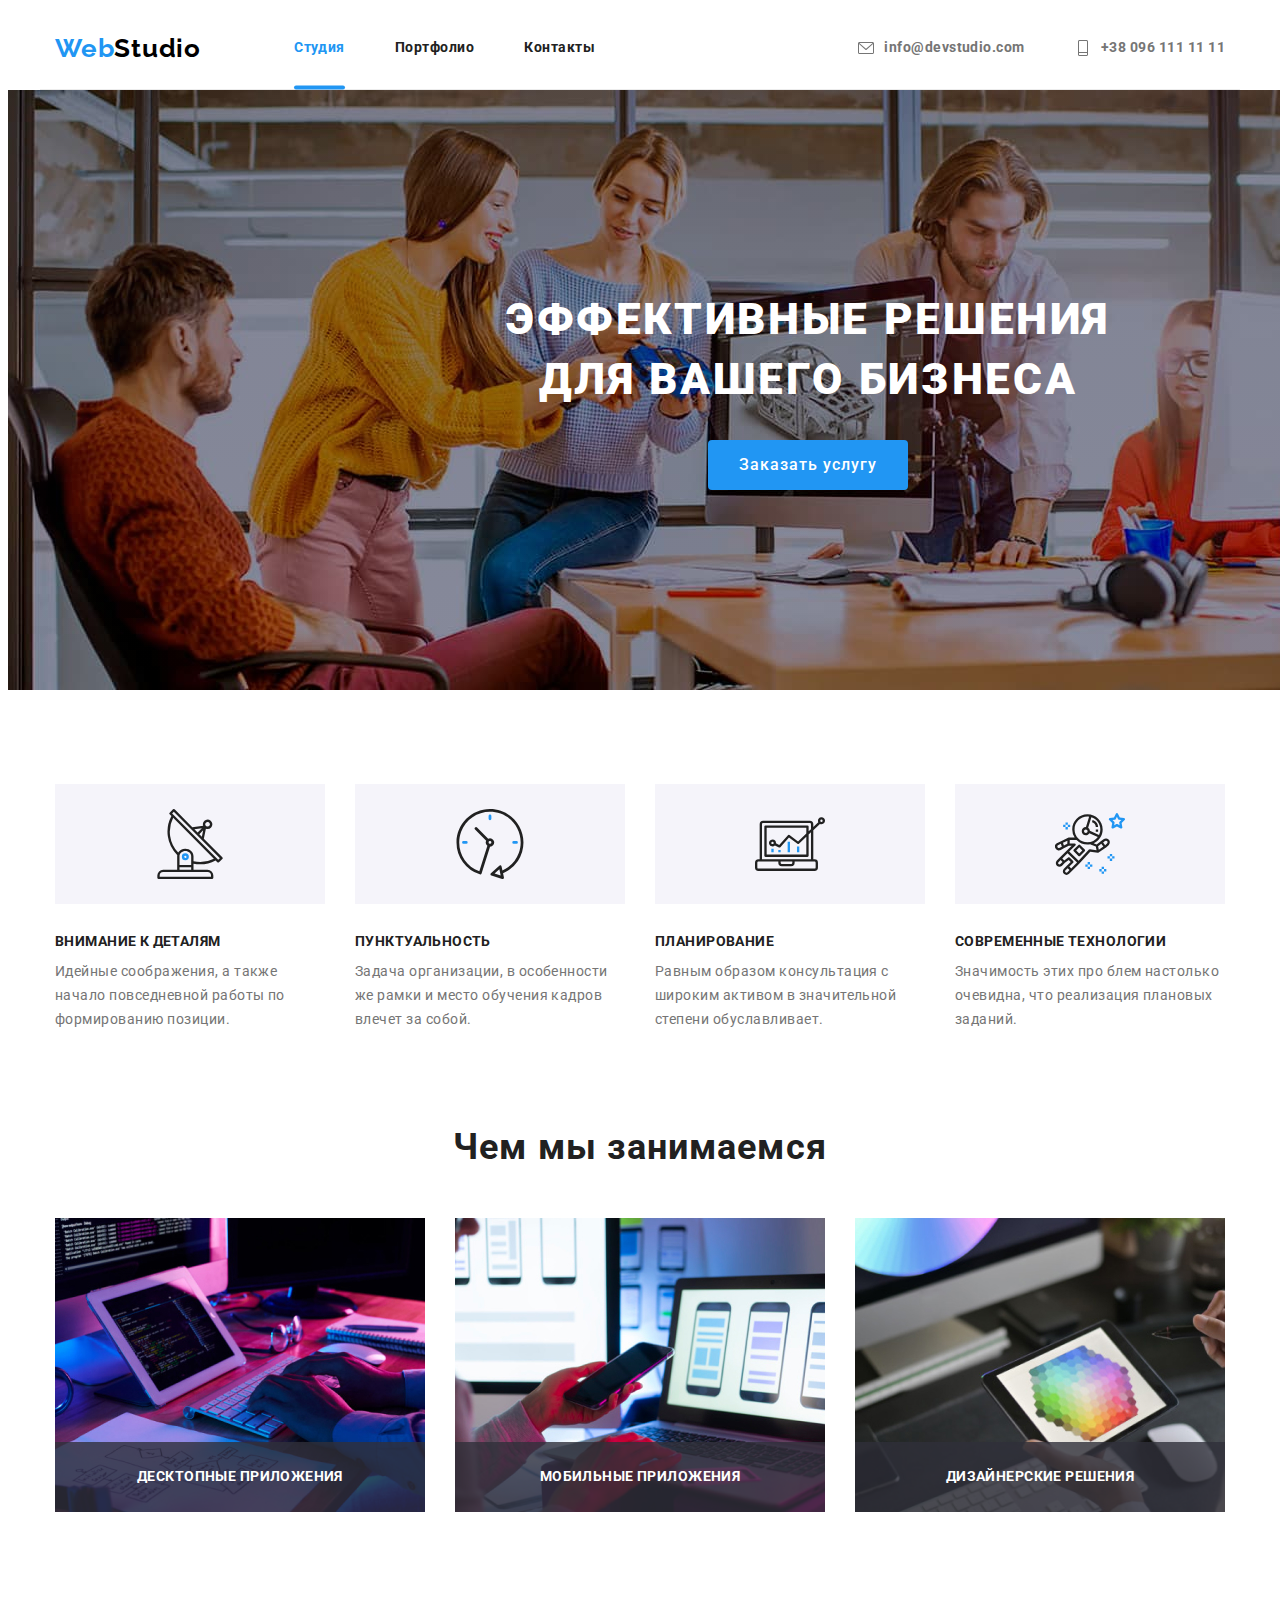
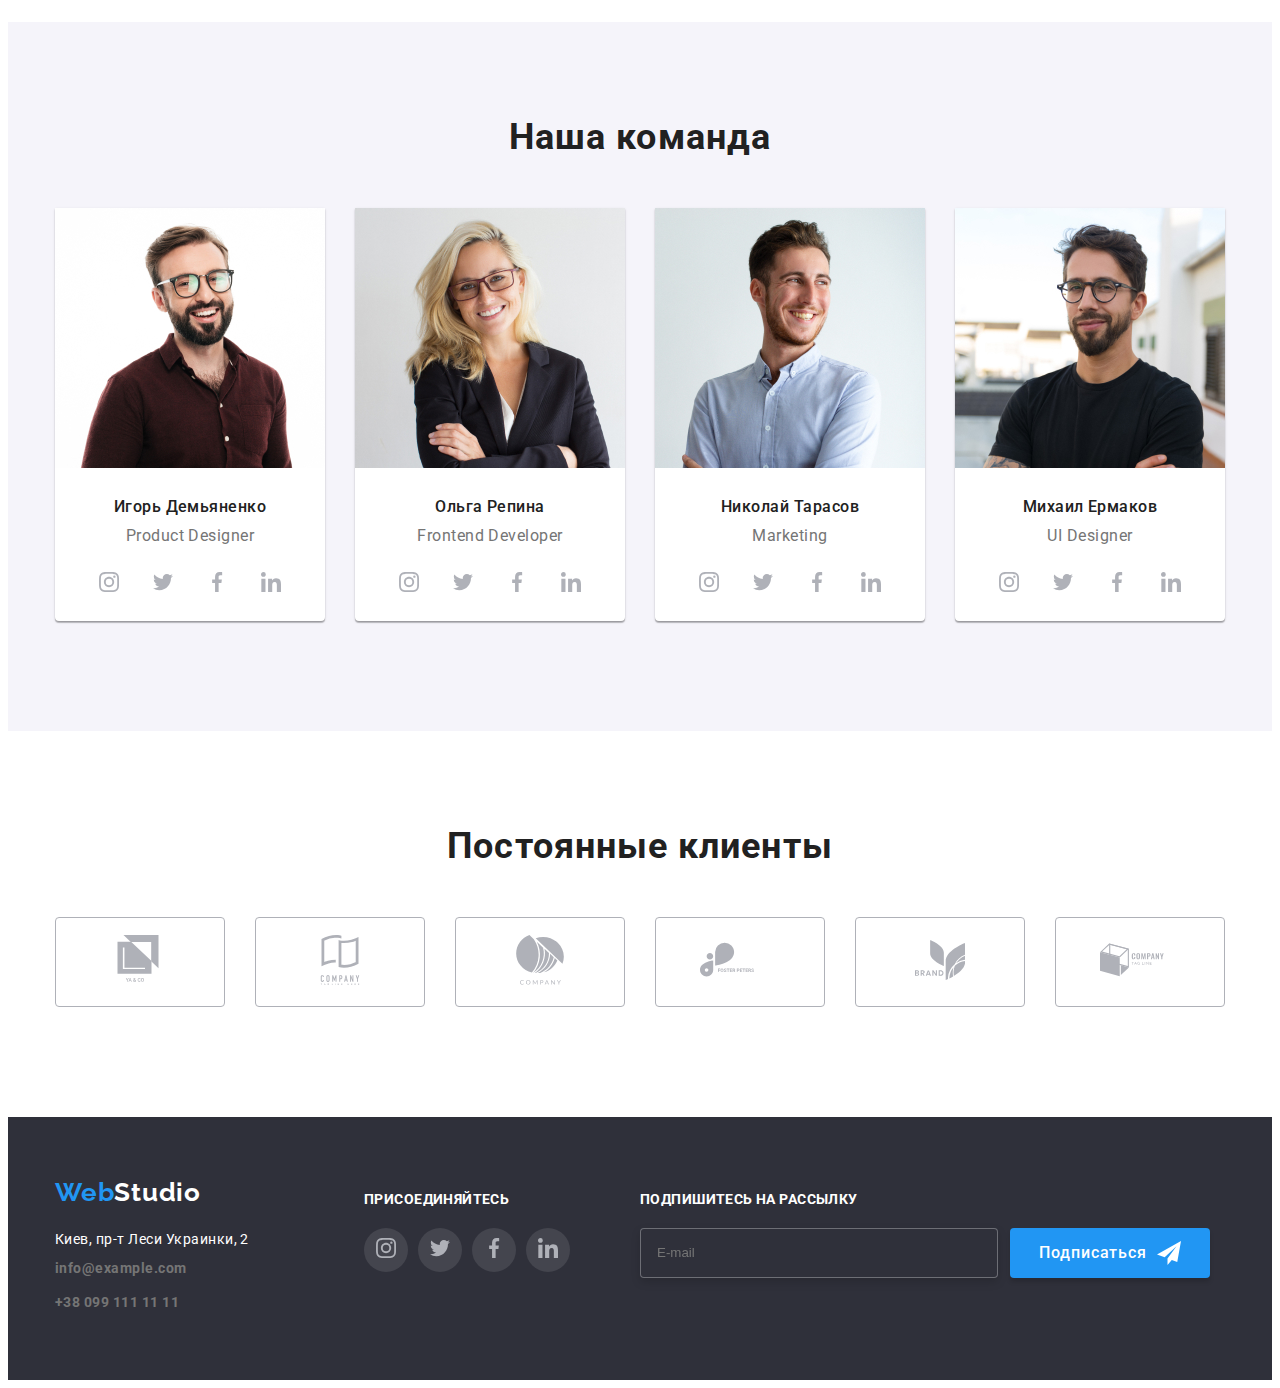
<file: index.html>
<!DOCTYPE html>
<html lang="ru">
<head>
    <meta charset="UTF-8">
    <meta name="viewport" content="width=device-width, initial-scale=1.0">
    <title>WebStudio</title>
    <link rel="stylesheet" href="https://cdnjs.cloudflare.com/ajax/libs/modern-normalize/0.2.0/modern-normalize.min.css"
        integrity="sha512-sqIVMkf5f8XGYI/UZYGs7wODxlUeoj9JknataPfUwtvrSKWMHrMXGZ7Evb6nabFYJQG15vFFyALe6r0nWCD1Ug=="
        crossorigin="anonymous" />
    <link rel="preconnect" href="https://fonts.gstatic.com">
    <link
        href="https://fonts.googleapis.com/css2?family=Raleway:wght@400;700&family=Roboto:wght@400;500;700;900&display=swap"
        rel="stylesheet">
   
    <link rel="stylesheet" href="./css/styles.css">   
    
</head>
<body>
    <!--Head of page-->
    <header>
        <div class="container page-header">

            <a href="./index.html" class="logo"><span class="web-logo">Web</span>Studio</a>
           

            <nav>
                <ul class="nav">
                    <li class="item"><a class="nav-link current" href="./index.html">Студия</a></li>
                    <li class="item"><a class="nav-link" href="./portfolio.html">Портфолио</a></li>
                    <li class="item"><a class="nav-link" href="#">Контакты</a></li>
                </ul>
            </nav>
            <ul class="nav nav-a">
                <li class="item">
                    <a class="nav-adrs" href="mailto:info@devstudio.com">
                        <svg class="nav-icon" width="16" height="16">
                            <use href="./images/icons.svg#icon-envelope"></use>
                        </svg>info@devstudio.com</a>
                </li>
                <li class="item">
                    <a class="nav-adrs" href="tel:+380961111111">
                        <svg class="nav-icon" width="16" height="16">
                            <use href="./images/icons.svg#icon-mobile"></use>
                        </svg>+38 096 111 11 11</a>
                </li>
            </ul>

        </div>
        
    </header>
    <main>
        <!--Hero-->
        
            <section>
                <div class="hero">
                    <h1 class="hero-title">ЭФФЕКТИВНЫЕ РЕШЕНИЯ <br> ДЛЯ ВАШЕГО БИЗНЕСА</h1>
                    <button class="button button-hero" data-modal-open>Заказать услугу</button>
                </div>
                
            </section>
        <!-- Блок с преимуществами -->
            <section>
            <div class="container">
                <ul class="advantages">
                    <li class="card-set">
                        <div class="icon-thumb">
                            <svg class="icon-advantages" width="70" height="70">
                                <use href="./images/icons.svg#icon-details "></use>
                            </svg>
                        </div>
                        <h2 class="pre-title">Внимание к деталям</h2>
                        <p class="advantages-text">Идейные соображения, а также начало повседневной работы по формированию позиции.</p>
                        
                    </li>
                    <li class="card-set">
                        <div class="icon-thumb">
                            <svg class="icon-advantages" width="70" height="70">
                                <use href="./images/icons.svg#icon-punctuality"></use>
                            </svg>
                        </div>
                        <h2 class="pre-title">Пунктуальность</h2>
                        <p class="advantages-text">Задача организации, в особенности же рамки и место обучения кадров влечет за собой.
                        </p>
                    </li>
                    <li class="card-set">
                        <div class="icon-thumb">
                            <svg class="icon-advantages" width="70" height="70">
                                <use href="./images/icons.svg#icon-planning"></use>
                            </svg>
                        </div>
                        <h2 class="pre-title">Планирование</h2>
                        <p class="advantages-text">Равным образом консультация с широким активом в значительной степени обуславливает.
                        </p>
                    </li>
                    <li class="card-set">
                        <div class="icon-thumb">
                            <svg class="icon-advantages" width="70" height="70">
                                <use href="./images/icons.svg#icon-modern-technologes"></use>
                            </svg>
                        </div>
                        <h2 class="pre-title">Современные технологии</h2>
                        <p class="advantages-text">Значимость этих про блем настолько очевидна, что реализация плановых заданий.</p>
                    </li>
                </ul>
            </div>
           
        </section>
        <!--Чем мы занимаемся-->
        <section>
            <div class="container about">
                <h3 class="title">Чем мы занимаемся</h3>
                <ul class="about-block">
                    <li class="about-card"><a  href=""><img  src="./images/box1.jpg" alt="#">
                        <p class="about-text">Десктопные приложения</p></a></li>
                    <li class="about-card"><a  href=""><img  src="./images/box2.jpg" alt="#">
                        <p class="about-text">Мобильные приложения</p></a></li>
                    <li class="about-card"><a  href=""><img   src="./images/box3.jpg" alt="#">
                        <p class="about-text">Дизайнерские решения</p></a></li>
                </ul>
            </div>
        
        </section>
        <!--Наша команда-->
        <section class="our-team">
            <div class="container">
                <h3 class="title">Наша команда</h3>
                <ul class="team">
                    <li class="team-card">
                        <img src="./images/photo-1.jpg" alt="Фото Игорь Демьяненко" width="270">
                        <h4 class="name">Игорь Демьяненко</h4>
                        <p class="name-p">Product Designer</p>
                        <ul class="team-socials">
                            <li class="team-icons">
                                <a href=""  class="team-icons-link">
                                    <svg class="icon" width="20" height="20">
                                    <use href="./images/icons.svg#icon-instagram "></use>
                                    </svg>
                                </a>
                            </li>
                            <li class="team-icons">
                                <a href="" class="team-icons-link">
                                    <svg class="icon" width="20" height="20">
                                    <use href="./images/icons.svg#icon-twitter "></use>
                                    </svg>
                                </a>
                            </li>
                            <li class="team-icons">
                                <a href="" class="team-icons-link">
                                    <svg class="icon" width="20" height="20">
                                    <use href="./images/icons.svg#icon-facebook "></use>
                                    </svg>
                                </a>
                            </li>
                            <li class="team-icons">
                                <a href="" class="team-icons-link">
                                    <svg class="icon" width="20" height="20">
                                    <use href="./images/icons.svg#icon-linkedin "></use>
                                    </svg>
                                </a>
                            </li>
                        </ul>
                    </li>
                    <li class="team-card">
                        <img src="./images/photo-2.jpg" alt="Фото Ольга Репина" width="270">
                        <h4 class="name">Ольга Репина</h4>
                        <p class="name-p">Frontend Developer</p>
                        <ul class="team-socials">
                            <li class="team-icons">
                                <a href="" class="team-icons-link">
                                    <svg class="icon" width="20" height="20">
                                    <use href="./images/icons.svg#icon-instagram "></use>
                                    </svg>
                                </a>
                            </li>
                            <li class="team-icons">
                                <a href="" class="team-icons-link">
                                    <svg class="icon" width="20" height="20">
                                    <use href="./images/icons.svg#icon-twitter "></use>
                                    </svg>
                                </a>
                            </li>
                            <li class="team-icons">
                                <a href="" class="team-icons-link">
                                    <svg class="icon" width="20" height="20">
                                    <use href="./images/icons.svg#icon-facebook "></use>
                                    </svg>
                                </a>
                            </li>
                            <li class="team-icons">
                                <a href="" class="team-icons-link">
                                    <svg class="icon" width="20" height="20">
                                    <use href="./images/icons.svg#icon-linkedin "></use>
                                    </svg>
                                </a>
                            </li>
                        </ul>
                    </li>
                    <li class="team-card">
                        <img src="./images/photo-3.jpg" alt="Фото Николай Тарасов" width="270">
                        <h4 class="name">Николай Тарасов</h4>
                        <p class="name-p">Marketing</p>
                        <ul class="team-socials">
                            <li class="team-icons">
                                <a href="" class="team-icons-link">
                                    <svg class="icon" width="20" height="20">
                                    <use href="./images/icons.svg#icon-instagram "></use>
                                    </svg>
                                </a>
                            </li>
                            <li class="team-icons">
                                <a href="" class="team-icons-link">
                                    <svg class="icon" width="20" height="20">
                                    <use href="./images/icons.svg#icon-twitter "></use>
                                    </svg>
                                </a>
                            </li>
                            <li class="team-icons">
                                <a href="" class="team-icons-link">
                                    <svg class="icon" width="20" height="20">
                                    <use href="./images/icons.svg#icon-facebook "></use>
                                    </svg>
                                </a>
                            </li>
                            <li class="team-icons">
                                <a href="" class="team-icons-link">
                                    <svg class="icon" width="20" height="20">
                                    <use href="./images/icons.svg#icon-linkedin "></use>
                                    </svg>
                                </a>
                            </li>
                        </ul>
                    </li>
                    <li class="team-card">
                        <img src="./images/photo-4.jpg" alt="Фото Михаил Ермаков" width="270">
                        <h4 class="name">Михаил Ермаков</h4>
                        <p class="name-p">UI Designer</p>
                        <ul class="team-socials">
                            <li class="team-icons">
                                <a href="" class="team-icons-link">
                                    <svg class="icon" width="20" height="20">
                                    <use href="./images/icons.svg#icon-instagram "></use>
                                    </svg>
                                </a>
                            </li>
                            <li class="team-icons">
                                <a href="" class="team-icons-link">
                                    <svg class="icon" width="20" height="20">
                                    <use href="./images/icons.svg#icon-twitter "></use>
                                    </svg>
                                </a>
                            </li>
                            <li class="team-icons">
                                <a href="" class="team-icons-link">
                                    <svg class="icon team-icons-link" width="20" height="20">
                                    <use href="./images/icons.svg#icon-facebook "></use>
                                    </svg>
                                </a>
                            </li>
                            <li class="team-icons">
                                <a href="" class="team-icons-link">
                                    <svg class="icon" width="20" height="20">
                                    <use href="./images/icons.svg#icon-linkedin "></use>
                                    </svg>
                                </a>
                            </li>
                        </ul>
                    </li>
                </ul>
            </div>
        
        </section>
        <!-- Постоянные клиенты -->
        <section>
            <div class="container clients">
                <h2 class="title">Постоянные клиенты</h2>
                <ul class="clients-ul">
                    
                        <li class="clients-logo">
                            <a href="#" class="logo-link" >
                                <svg class="c-logo" width="50" height="80">
                                    <use href="./images/icons.svg#icon-logo-ya-co"></use></svg></a>
                        </li>
                    
                  
                        <li class="clients-logo">
                            <a href="#" class="logo-link">
                                <svg class="c-logo" width="50" height="50">
                                    <use href="./images/icons.svg#icon-logo-tagline"></use>
                                </svg></a>
                        </li>
                    
                        <li class="clients-logo">
                            <a href="#" class="logo-link">
                                <svg class="c-logo" width="50" height="50">
                                    <use href="./images/icons.svg#icon-logo-company"></use>
                                </svg></a>
                        </li>
                    
                    
                        <li class="clients-logo">
                            <a href="#" class="logo-link">
                                <svg class="c-logo" width="80" height="80">
                                    <use href="./images/icons.svg#icon-logo-foster"></use>
                                </svg></a>
                        </li>
                    
                    
                        <li class="clients-logo">
                            <a href="#" class="logo-link">
                                <svg class="c-logo" width="50" height="80">
                                    <use href="./images/icons.svg#icon-logo-brand"></use>
                                </svg></a>
                        </li>
                    
                    
                        <li class="clients-logo">
                            <a href="#" class="logo-link">
                                <svg class="c-logo" width="80" height="80">
                                    <use href="./images/icons.svg#icon-logo-comp-tag"></use>
                                </svg></a>
                        </li>
                    
                </ul>
            </div>
        </section>
    </main>
    <!--Footer-->
    
    <footer class="footer">
    
        <div class="container footer-cont">
        
            <div>
                <a class="logo footer-logo" href="./index.html"><span class="web-logo">Web</span><span
                        class="logo-footer">Studio</span></a>
                <address class="footer-adr">
                    <span class="address">Киев, пр-т Леси Украинки, 2</span>
                    <a class="nav-adrs" href="mailto:info@example.com">info@example.com</a>
                    <a class="nav-adrs" href="tel:+380991111111">+38 099 111 11 11</a>
                </address>
            </div>
            <div class="socials">
                <strong class="socials-title">присоединяйтесь</strong>
                <ul class="team-socials">
                    <li class="team-icons footer-link">
                        <a href="" class="team-icons-link">
                            <svg class="icon" width="20" height="20">
                            <use href="./images/icons.svg#icon-instagram "></use>
                        </svg>
                        </a>
                    </li>
                    <li class="team-icons footer-link">
                        <a href="" class="team-icons-link">
                            <svg class="icon" width="20" height="20">
                            <use href="./images/icons.svg#icon-twitter "></use>
                        </svg>
                        </a>
                    </li>
                    <li class="team-icons footer-link">
                        <a href="" class="team-icons-link">
                            <svg class="icon" width="20" height="20">
                            <use href="./images/icons.svg#icon-facebook "></use>
                        </svg>
                        </a>
                    </li>
                    <li class="team-icons footer-link">
                        <a href="" class="team-icons-link">
                            <svg class="icon" width="20" height="20">
                            <use href="./images/icons.svg#icon-linkedin "></use>
                        </svg>
                        </a>
                    </li>
                </ul>
            </div>
            <div class="subscribe socials">
                <strong class="socials-title">Подпишитесь на рассылку</strong>
                <div class="form-fiel-wrap">
                    <div class="form-field">
                        <label for="mail-footer" ></label>
                        <input type="email" name="mail" id="mail-footer" class="lable-footer" placeholder="E-mail"/>
                    </div>
                <button type="submit" class="button button-hero subscribe-btn">Подписаться</button>
                </div>

            </div>
        </div>
    </footer>
<!-- Модальное окно -->
    <div class="backdrop is-hidden" data-modal>
        <div class="modal">
            <form class="form" >
                <b class="form-title">Оставьте свои данные, мы вам перезвоним</b>
                
                <label  class="lable form-fild-modal">Имя
                    <input type="text" name="name"  class="form-input" placeholder=" "/>
                    <svg class="modal-icon" width="12" height="12">
                        <use href="./images/icons.svg#icon-body"></use>
                    </svg></label>

                <label  class="lable form-fild-modal">Телефон
                    <input type="tel" name="tel"  class="form-input" placeholder=" ">
                    <svg class="modal-icon" width="12" height="12">
                        <use href="./images/icons.svg#icon-tel"></use>
                    </svg></label>
                

                <label  class="lable form-fild-modal">Почта
                    <input type="email" name="mail"  class="form-input" placeholder=" "/>
                    <svg class="modal-icon" width="12" height="12">
                        <use href="./images/icons.svg#icon-e-mail"></use>
                    </svg></label>
                

                <label for="comment" class="lable">Комментарий</label>
                <textarea  name="comment" id="comment" placeholder="Введите текст" class="comment"></textarea>
                <div class="policy">
                    <input type="checkbox" name="policy" id="policy" class="policy-comment">
                    <label for="policy" class="policy-lable">
                        Соглашаюсь с рассылкой и принимаю  <a href="#" class="policy-link">Условия договора</a></label>
                </div>
                <button type="submit" class="button button-hero">Отправить</button>
            </form> 
            <button class="modal-btn" data-modal-close>
                <svg  class="modal-btn-close" width= "18" height="18">
                    <use href="./images/icons.svg#icon-close"></use>
                </svg>
               
            </button>
        </div>
    </div>
    <script src="./js/modal.js"></script>
</body>
</html>
</file>
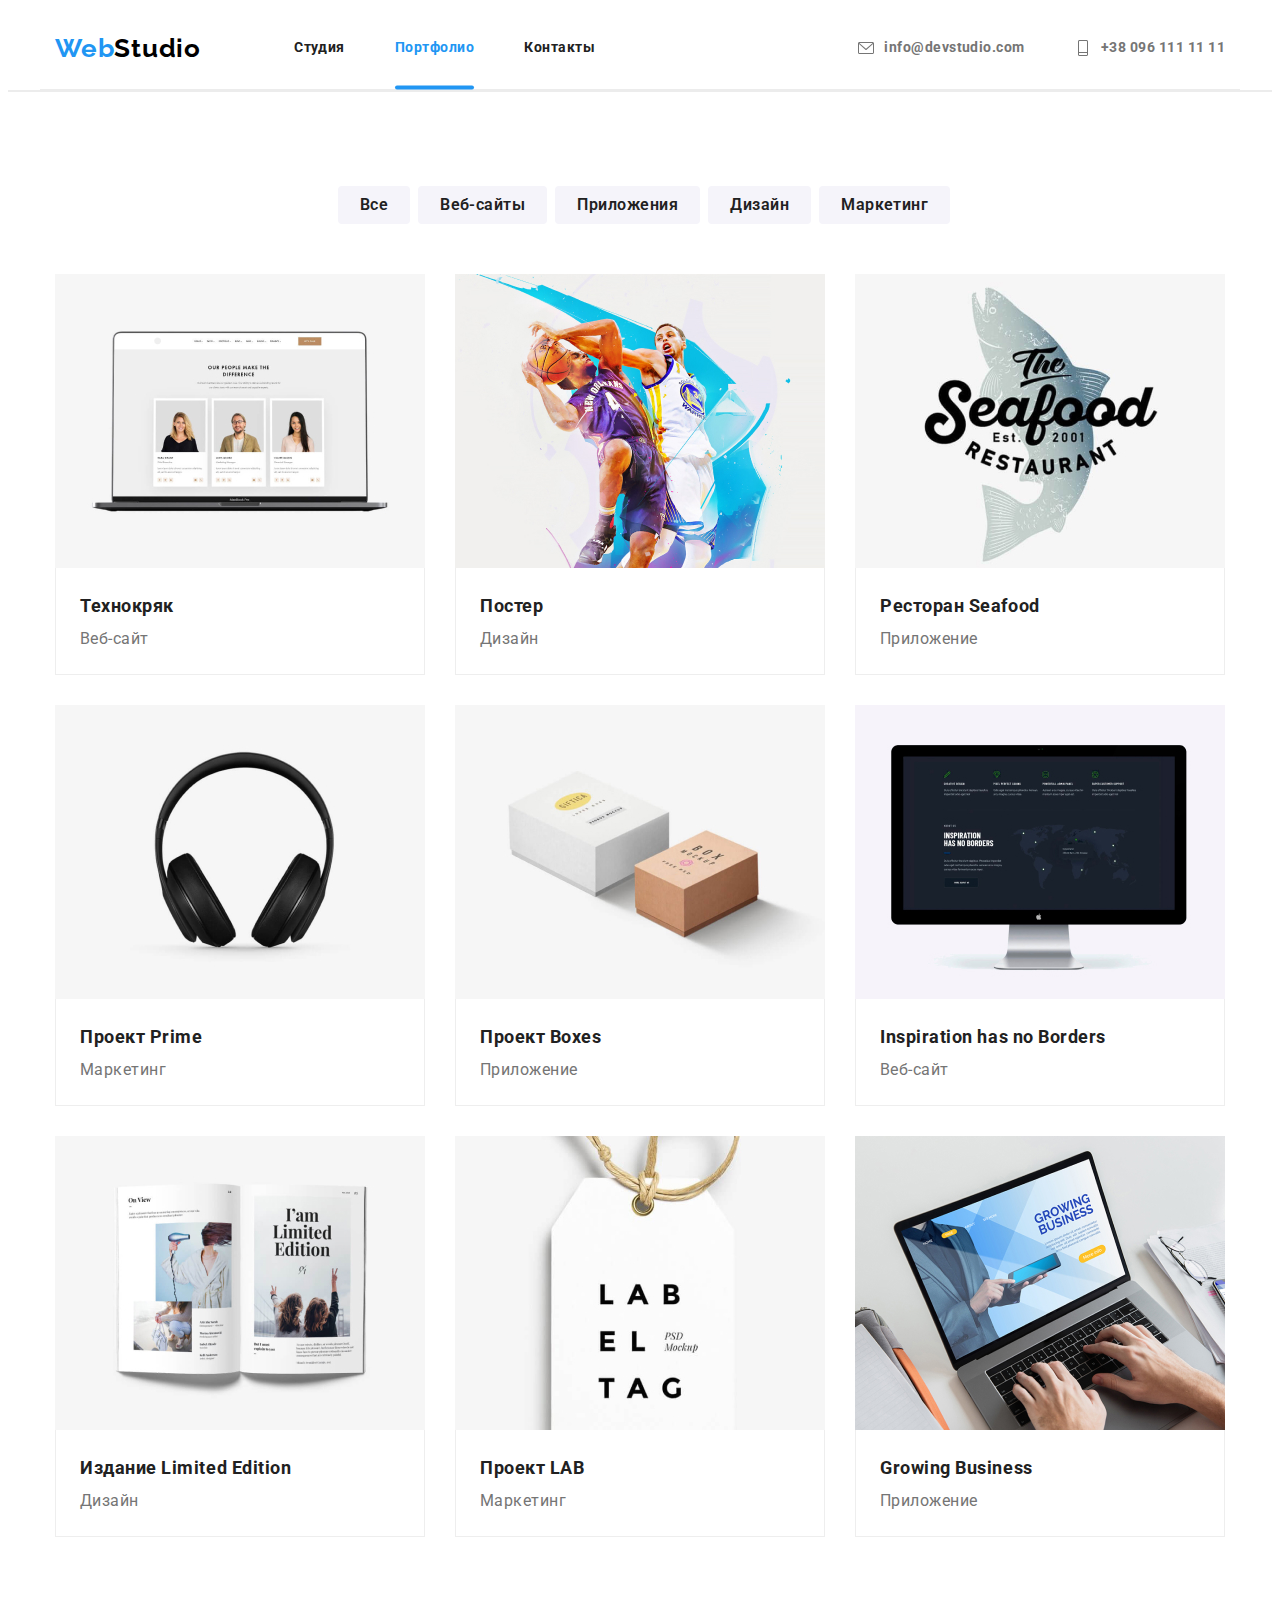
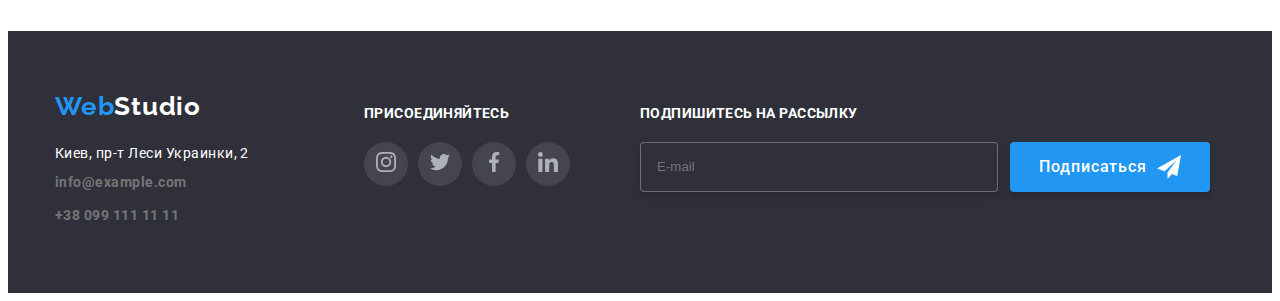
<file: portfolio.html>
<!DOCTYPE html>
<html lang="ru">

<head>
    <meta charset="UTF-8">
    <meta name="viewport" content="width=device-width, initial-scale=1.0">
    <title>WebStudio</title>
    <link rel="stylesheet" href="https://cdnjs.cloudflare.com/ajax/libs/modern-normalize/0.2.0/modern-normalize.min.css"
        integrity="sha512-sqIVMkf5f8XGYI/UZYGs7wODxlUeoj9JknataPfUwtvrSKWMHrMXGZ7Evb6nabFYJQG15vFFyALe6r0nWCD1Ug=="
        crossorigin="anonymous" />
    <link rel="preconnect" href="https://fonts.gstatic.com">
    <link
        href="https://fonts.googleapis.com/css2?family=Raleway:wght@400;700&family=Roboto:wght@400;700;900&display=swap"
        rel="stylesheet">
   
    <link rel="stylesheet" href="./css/styles.css">
    

</head>

<body>
    <!--Head of page-->
    <header>
        <div class="container page-header">
    
            <a href="./index.html" class="logo"><span class="web-logo">Web</span>Studio</a>
    
    
            <nav>
                <ul class="nav">
                    <li class="item"><a class="nav-link" href="./index.html">Студия</a></li>
                    <li class="item"><a class="nav-link current" href="./portfolio.html">Портфолио</a></li>
                    <li class="item"><a class="nav-link" href="#">Контакты</a></li>
                </ul>
            </nav>
            <ul class="nav nav-a">
                <li class="item">
                    <a class="nav-adrs" href="mailto:info@devstudio.com">
                        <svg class="nav-icon" width="16" height="16">
                            <use href="./images/icons.svg#icon-envelope"></use>
                        </svg>info@devstudio.com</a>
                </li>
                <li class="item">
                    <a class="nav-adrs" href="tel:+380961111111">
                        <svg class="nav-icon" width="16" height="16">
                            <use href="./images/icons.svg#icon-mobile"></use>
                        </svg>+38 096 111 11 11</a>
                </li>
            </ul>
    
        </div>
    
    </header>
    <main>
        <div class="border"></div>

        <!-- Галерея -->

        <section>
            <div class="container btn-cnt">
                <h1 class="visually-hidden">Наши проекты</h1>
            
                <ul class="btn-portfolio">
                     <li><button class="button btn" type="button">Все</button></li>
                     <li><button class="button btn" type="button">Веб-сайты</button></li>
                     <li><button class="button btn" type="button">Приложения</button></li>
                     <li><button class="button btn" type="button">Дизайн</button></li>
                     <li><button class="button btn" type="button">Маркетинг</button></li>
                </ul>
            </div>
            
            <div class="container">
                <ul class="gallery">
                    <li class="gallery-item">
                        <div class="overlay-img">
                            <img src="./images/technocryak.jpg" alt="Технокряк">
                            <div class="overlay">
                            <p class="overlay-text" >Технокряк это современная площадка распространения коронавируса. 
                                Компании используют эту платформу для цифрового шпионажа и атак 
                                на защищённые сервера конкурентов.</p>
                            </div>
                        </div>
                        <div class="gallery-thumb">
                            <h2 class="title">Технокряк</h2>
                            <p class="text">Веб-сайт</p>
                        </div>
                    </li>
                    <li class="gallery-item">
                       <div class="overlay-img">
                            <img src="./images/new-orlean.jpg" alt="Постер">
                            <div class="overlay">
                            <p class="overlay-text" >Технокряк это современная площадка распространения коронавируса. 
                                Компании используют эту платформу для цифрового шпионажа и атак 
                                на защищённые сервера конкурентов.</p>
                            </div>
                       </div>
                        <div class="gallery-thumb">
                            <h2 class="title">Постер</h2>
                            <p class="text">Дизайн</p>
                        </div>
                    </li>
                    <li class="gallery-item">
                        <div class="overlay-img">
                            <img src="./images/seafood.jpg" alt="Seafood">
                            <div class="overlay">
                            <p class="overlay-text" >Технокряк это современная площадка распространения коронавируса. 
                                Компании используют эту платформу для цифрового шпионажа и атак 
                                на защищённые сервера конкурентов.</p>
                            </div>
                        </div>
                        <div class="gallery-thumb">
                            <h2 class="title">Ресторан Seafood</h2>
                            <p class="text">Приложение</p>
                        </div>
                    </li>
                    <li class="gallery-item">
                        <div class="overlay-img">
                            <img src="./images/prime.jpg" alt="Prime">
                            <div class="overlay">
                            <p class="overlay-text" >Технокряк это современная площадка распространения коронавируса. 
                                Компании используют эту платформу для цифрового шпионажа и атак 
                                на защищённые сервера конкурентов.</p>
                            </div>
                        </div>
                        <div class="gallery-thumb">
                            <h2 class="title">Проект Prime</h2>
                            <p class="text">Маркетинг</p>
                        </div>
                    </li>
                    
                    <li class="gallery-item">
                        <div class="overlay-img">
                            <img src="./images/boxes.jpg" alt="Проект Boxes">
                            <div class="overlay">
                            <p class="overlay-text" >Технокряк это современная площадка распространения коронавируса. 
                                Компании используют эту платформу для цифрового шпионажа и атак 
                                на защищённые сервера конкурентов.</p>
                            </div>
                        </div>
                        <div class="gallery-thumb">
                            <h2 class="title">Проект Boxes</h2>
                            <p class="text">Приложение</p>
                        </div>
                    </li>
                    <li class="gallery-item">
                        <div class="overlay-img">
                            <img src="./images/inspiration.jpg" alt="Inspiration">
                            <div class="overlay">
                            <p class="overlay-text" >Технокряк это современная площадка распространения коронавируса. 
                                Компании используют эту платформу для цифрового шпионажа и атак 
                                на защищённые сервера конкурентов.</p>
                            </div>
                        </div>
                        <div class="gallery-thumb">
                            <h2 class="title">Inspiration has no Borders</h2>
                            <p class="text">Веб-сайт</p>
                        </div>
                    </li>
                    <li class="gallery-item">
                        <div class="overlay-img">
                            <img src="./images/limited.jpg" alt="Издание Limited Edition">
                            <div class="overlay">
                            <p class="overlay-text" >Технокряк это современная площадка распространения коронавируса. 
                                Компании используют эту платформу для цифрового шпионажа и атак 
                                на защищённые сервера конкурентов.</p>
                            </div>
                        </div>
                        <div class="gallery-thumb">
                            <h2 class="title">Издание Limited Edition</h2>
                            <p class="text">Дизайн</p>
                        </div>
                    </li>
                    <li class="gallery-item">
                        <div class="overlay-img">
                            <img src="./images/lab.jpg" alt="Проект LAB">
                            <div class="overlay">
                            <p class="overlay-text" >Технокряк это современная площадка распространения коронавируса. 
                                Компании используют эту платформу для цифрового шпионажа и атак 
                                на защищённые сервера конкурентов.</p>
                            </div>
                        </div>
                        <div class="gallery-thumb">
                            <h2 class="title">Проект LAB</h2>
                            <p class="text">Маркетинг</p>
                        </div>
                    </li>
                    <li class="gallery-item">
                        <div class="overlay-img">
                            <img src="./images/business.jpg" alt="Growing Business">
                            <div class="overlay">
                            <p class="overlay-text" >Технокряк это современная площадка распространения коронавируса. 
                                Компании используют эту платформу для цифрового шпионажа и атак 
                                на защищённые сервера конкурентов.</p>
                            </div>
                        </div>
                        <div class="gallery-thumb">
                            <h2 class="title">Growing Business</h2>
                            <p class="text">Приложение</p>
                        </div>
                    </li>
                </ul>
            </div>
        </section>
    </main>
    <!--Footer-->
    <footer class="footer">
    
        <div class="container footer-cont">
        
            <div>
                <a class="logo footer-logo" href="./index.html"><span class="web-logo">Web</span><span
                        class="logo-footer">Studio</span></a>
                <address class="footer-adr">
                    <span class="address">Киев, пр-т Леси Украинки, 2</span>
                    <a class="nav-adrs" href="mailto:info@example.com">info@example.com</a>
                    <a class="nav-adrs" href="tel:+380991111111">+38 099 111 11 11</a>
                </address>
            </div>
            <div class="socials">
                <strong class="socials-title">присоединяйтесь</strong>
                <ul class="team-socials">
                    <li class="team-icons footer-link">
                        <a href="" class="team-icons-link">
                            <svg class="icon" width="20" height="20">
                            <use href="./images/icons.svg#icon-instagram "></use>
                        </svg>
                        </a>
                    </li>
                    <li class="team-icons footer-link">
                        <a href="" class="team-icons-link">
                            <svg class="icon" width="20" height="20">
                            <use href="./images/icons.svg#icon-twitter "></use>
                        </svg>
                        </a>
                    </li>
                    <li class="team-icons footer-link">
                        <a href="" class="team-icons-link">
                            <svg class="icon" width="20" height="20">
                            <use href="./images/icons.svg#icon-facebook "></use>
                        </svg>
                        </a>
                    </li>
                    <li class="team-icons footer-link">
                        <a href="" class="team-icons-link">
                            <svg class="icon" width="20" height="20">
                            <use href="./images/icons.svg#icon-linkedin "></use>
                        </svg>
                        </a>
                    </li>
                </ul>
            </div>
            <div class="subscribe socials">
                <strong class="socials-title">Подпишитесь на рассылку</strong>
                <div class="form-fiel-wrap">
                    <div class="form-field">
                        <lable for="mail-footer" ></lable>
                        <input type="email" name="mail" id="mail-footer" class="lable-footer" placeholder="E-mail"/>
                    </div>
                <button type="submit" class="button button-hero subscribe-btn">Подписаться</button>
                </div>

            </div>
        </div>
    </footer>
</body>

</html>
</file>
<file: css/styles.css>
/* main text color #212121 */
/* second text color #757575*/
/* third text color #FFFFFF */
/* first background color #E5E5E5 */
/* second background color #F5F4FA */
/* hero background color #2F303A */
/* accent color #2196F3 */
/* card-set-gatp  30px */

/* ==ОБЩИЕ НАСТРОЙКИ== */

:root {
  --primary-text-color: #212121;
  --accent-color: #2196f3;
  --logo-text-color: #000000;
  --white-color: #ffffff;
  --secondary-text-color: #757575;
  --bgc-hero-footer: #2f303a;
  --second-bg-color: #f5f4fa;
  --clients-logo: #afb1b8;
  --font-family: 'Roboto';
  --card-set-gap: 30px;
  --animation-dur: 250ms;
  --animation-dir: cubic-bezier(0.4, 0, 0.2, 1);
}

html {
  box-sizing: border-box;
}

*,
*::after,
*::before {
  box-sizing: inherit;
}

.container {
  width: 1200px;

  margin-right: auto;
  margin-left: auto;

  padding: 0 15px 0 15px;

  /* outline: 1px solid teal; */
}

ul {
  list-style: none;
}

.visually-hidden {
  position: absolute;
  width: 1px;
  height: 1px;
  margin: -1px;
  border: 0;
  padding: 0;

  white-space: nowrap;
  clip-path: inset(100%);
  clip: rect(0 0 0 0);
  overflow: hidden;
}

.nav-link.current {
  color: var(--accent-color);
}

.nav-link.current::after {
  position: absolute;
  content: "";
  display: inline-flex;
  width: 100%;
  height: 4px;
  border-radius: 2px;
  background-color: var(--accent-color);

  bottom: 0;
  left: 0;

  transform: translateY(1.5px);
  
}

h1,
h2,
h3,
h4,
h5,
h6,
p {
  margin: 0;
}

img {
  display: block;

  height: auto;
}

a {
  text-decoration: none;
}

body {
  font-family: 'Roboto', "Raleway", sans-serif;
  font-style: normal;
  letter-spacing: 0.03em;

  background-color: var(--white-color);
  color: var(--primary-text-color);
}

.title {
  font-weight: 700;
  font-size: 36px;
  line-height: 1.17;
  text-align: center;
  letter-spacing: 0.03em;
  color: var(--primary-text-color);
}

/* ==BUTTON== */

.button {
  font-family: 'Roboto', 'Raleway', sans-serif;
  font-weight: 500;
  font-size: 16px;
  line-height: 1.62;
  letter-spacing: 0.03em;

  height: 38px;

  color: var(--primary-text-color);
  background-color: var(--second-bg-color);

  transition: background-color var(--animation-dur) var(--animation-dir),
    color var(--animation-dur) var(--animation-dir);
}

.button:active,
.button:focus,
.button:hover {
  cursor: pointer;
  color: var(--white-color);
  background-color: var(--accent-color);
  box-shadow: 0px 3px 1px rgba(0, 0, 0, 0.1), 0px 1px 2px rgba(0, 0, 0, 0.08),
    0px 2px 2px rgba(0, 0, 0, 0.12);

    
    
}

/* ==LOGO== */

.logo {
  margin-right: 93px;

  font-family: Raleway;

  font-weight: 700;
  font-size: 26px;
  line-height: 1.19;
  letter-spacing: 0.03em;

  color: var(--logo-text-color);
}

.page-header .logo {
  padding-top: 25px;
  padding-bottom: 25px;
}

.web-logo {
  color: var(--accent-color);
}

/* ==HEADER== */

.page-header {
  display: flex;
  align-items: center;
  padding-left: 15px;
  padding-right: 15px;
  border-bottom: 1px solid #ececec;
}

/* ==ГЛАВНАЯ НАВИГАЦИЯ */

.nav {
  display: flex;

  margin: 0;
  padding: 0;

  list-style: none;
}

.nav .item {
  position: relative;
}

.nav .item + .item {
  margin-left: 50px;

}

.nav.nav-a {
  margin-left: auto;
}

.nav-a .item {
  display: flex;
  margin-right: 0;
}

.nav-link,
.nav-adrs {
  display: block;
  padding-top: 32px;
  padding-bottom: 32px;

  font-weight: 700;
  font-size: 14px;
  line-height: 1.14;

  color: var(--primary-text-color);

  transition: color var(--animation-dur) var(--animation-dir);
}


.nav .nav-adrs,
.footer-adr .nav-adrs {
  color: var(--secondary-text-color);
}

.nav-adrs {
  display: flex;
}

.nav-adrs:hover,
.nav-adrs:focus,
.nav .nav-link:hover,
.nav .nav-link:focus {
  color: var(--accent-color);
}

.nav-icon {
  margin-right: 10px;

  fill: currentColor;
}

/* ==HERO== */

.hero {
  margin-left: auto;
  margin-right: auto;

  min-width: 1600px;
  height: 600px;

  padding-top: 200px;
  padding-bottom: 200px;

  text-align: center;

  background-color: #C4C4C4;
  
  background-image: linear-gradient(180deg, rgba(47, 48, 58, 0.064) 0%, rgba(47, 48, 58, 0) 100%), url('../images/b-g-img.jpg');
  background-repeat: no-repeat;
  background-position: center;
}

.hero-title {
  margin-top: 0;
  margin-bottom: 30px;

  font-weight: 900;
  font-size: 44px;
  line-height: 1.36;

  color: var(--white-color);
  text-align: center;
  letter-spacing: 0.06em;
}

.button-hero {
  width: 200px;
  height: 50px;
  text-align: center;
  color: var(--white-color);
  background-color: var(--accent-color);
  letter-spacing: 0.06em;
  text-decoration: none;

  /* padding: 10px 32px 10px 32px; */
  border-radius: 4px;
  border: none;

  box-shadow: 0px 4px 4px rgba(0, 0, 0, 0.15);
}

/* ==БЛОК С ПРЕИМУЩЕСТВАМИ== */

.advantages {
  display: flex;

  padding: 0;
  margin: 0;
  padding-top: 94px;
}

.pre-title {
  margin-top: 30px;
  margin-bottom: 10px;

  font-weight: 700;
  font-size: 14px;
  line-height: 1.14;
  letter-spacing: 0.03em;
  text-transform: uppercase;
}

.advantages-text {
  font-size: 14px;
  line-height: 1.71;
  font-style: normal;

  color: var(--secondary-text-color);
}

.card-set:not(:first-child) {
  margin-left: 30px;
}

.icon-thumb {
  display: flex;
  align-items: center;
  justify-content: center;

  width: 270px;
  height: 120px;
  background-color: var(--second-bg-color);
}

/* ==ЧЕМ МЫ ЗАНИМАЕМСЯ== */
/* ==НАША КОМАНДА== */
/* общие стили для секций */

.about,
.our-team {
  padding-top: 94px;
  padding-bottom: 94px;
}

.about-block,
.team {
  display: flex;
  justify-content: space-between;

  margin-top: 50px;
  padding: 0;
}

.about .about-card {
  position: relative;
}

.about .about-text {
  position: absolute;
  
  bottom: 0;
  left: 0;

  width: 100%;
  padding: 27px 0;

  background: rgba(47, 48, 58, 0.8);
  color: var(--white-color);

  font-weight: 700;
  font-size: 14px;
  line-height: 1.14;
  text-align: center;
  letter-spacing: 0.03em;
  text-transform: uppercase;

}

/* ==НАША КОМАНДА== */

.our-team {
  background-color: var(--second-bg-color);
}

.team-card:not(:first-child) {
  margin-left: 30px;
}

.team-card {
  background: var(--white-color);

  box-shadow: 0px 1px 3px rgba(0, 0, 0, 0.12), 0px 1px 1px rgba(0, 0, 0, 0.14),
    0px 2px 1px rgba(0, 0, 0, 0.2);
  border-radius: 0px 0px 4px 4px;
}

.team-card .name,
.team-card .name-p {
  font-weight: 500;
  font-size: 16px;
  line-height: 1.18;

  text-align: center;
  letter-spacing: 0.03em;

  color: var(--primary-text-color);
}

.team-card .name-p {
  font-weight: 400;
  color: var(--secondary-text-color);
}

.team-card .name {
  margin-top: 30px;
  margin-bottom: 10px;
}

/* ==Иконки соц сетей== */

.team-socials {
  display: flex;

  justify-content: space-between;

  padding-left: 32px;
  padding-right: 32px;
  padding-bottom: 15px;
  margin-top: 16px;
}

.team-icons {
  display: flex;
  justify-content: center;
  align-items: center;

  width: 44px;
  height: 44px;

  border-radius: 50%;
  background-color: var(--white-color);
  transition: background-color var(--animation-dur) var(--animation-dir);
}

.team-icons-link {
  color: #afb1b8;
  transition: color var(--animation-dur) var(--animation-dir);
  
}

.team-icons-link .icon {
  fill: currentColor;
  transition: fill var(--animation-dur) var(--animation-dir);
}

.team-icons:hover,
.team-icons:focus {
  cursor: pointer;
  background-color: var(--accent-color);
  color: var(--white-color);
  transition: background-color var(--animation-dur) var(--animation-dir),
    color var(--animation-dur) var(--animation-dir);
 
}

.team-icons:hover .icon,
.team-icons:focus .icon {
  color: var(--white-color);
  transition: color var(--animation-dur) var(--animation-dir);
}

/* ==НАШИ КЛИЕНТЫ== */

.clients {
  padding-top: 94px;
  padding-bottom: 94px;
}

.clients-ul {
  display: flex;
  justify-content: space-between;
  padding: 0;
  margin-top: 50px;
}

.clients-logo {
  display: flex;
  justify-content: center;
  align-items: center;
  text-align: center;

  width: 170px;
  height: 90px;

  border: 1px solid #afb1b8;
  box-sizing: border-box;
  border-radius: 4px;
  transition: border var(--animation-dur) var(--animation-dir);
}

.logo-link {
  width: 100%;
  fill: var(--clients-logo);
  transition: fill var(--animation-dur) var(--animation-dir);
}

.logo-link:hover,
.logo-link:focus {
  fill: var(--accent-color);
}

.c-logo: {
  fill: currentColor;
  transition: fill var(--animation-dur) var(--animation-dir);
}

.clients-logo:hover,
.clients-logo:focus {
  fill: var(--accent-color);
  border: 1px solid var(--accent-color);
  box-sizing: border-box;
  border-radius: 4px;
}

.clients-logo:hover .c-logo {
  fill: var(--accent-color);

}

/* ==ФУТТЕР== */

.footer-cont {
  display: flex;
  max-width: 1600px;

  font-style: normal;

  padding-top: 60px;
  padding-bottom: 60px;
}

.footer {
  background-color: var(--bgc-hero-footer);
}

.address {
  font-style: normal;
  font-weight: 400;
  font-size: 14px;
  line-height: 1.71;

  color: var(--white-color);
}

.footer-adr .address {
  margin-top: 20px;
}

.footer-adr {
  margin-top: 20px;
}

.footer-adr .nav-adrs {
  padding-top: 9px;
  padding-bottom: 9px;
  font-style: normal;
}

.logo-footer {
  color: var(--white-color);
}

.form-fiel-wrap {
  display: flex;
  justify-content: center;
}

.lable-footer {
  margin-right: 12px;
  padding: 15px 0px 15px 16px;
  width: 358px;
  height: 50px;
  background-color: var(--bgc-hero-footer);
  border: 1px solid rgba(255, 255, 255, 0.3);
  filter: drop-shadow(0px 4px 4px rgba(0, 0, 0, 0.15));
  border-radius: 4px;
}

.logo-footer::placeholder {
  
  font-weight: normal;
  font-size: 16px;
  line-height: 20px;
 
  align-items: center;
  letter-spacing: 0.03em;
  color: var(--secondary-text-color);
}

.subscribe-btn {
  display: flex;
  justify-content: center;
  align-items: center;
}

.subscribe-btn::after {
  content: "";
  width: 24px;
  height: 24px;
  margin-left: 10px;
  background-image: url(../images/icon-send.svg);

  
}

/* ==СОЦ СЕТИ== */

.socials {
  padding-top: 12px;
  margin-left: 70px;
}

.socials-title {
  display: inline-flex;
  margin-bottom: 20px;

  font-weight: 700;
  font-size: 14px;
  line-height: 1.14;
  letter-spacing: 0.03em;
  text-transform: uppercase;
  color: var(--white-color);
}

.socials .team-socials {
  margin: 0;
  padding: 0;
}

.footer-link {
  background: rgba(255, 255, 255, 0.1);
  transition: background-color var(--animation-dur) var(--animation-dir);
}

.team-socials .footer-link+.footer-link {
  margin-left: 10px;
}

/* ==ПОРТФОЛИО== */

/* ==КНОПКИ== */

.btn-cnt {
  display: flex;
  padding-top: 94px;
}

.btn-portfolio {
  display: flex;
  flex-wrap: wrap;

  margin-right: auto;
  margin-left: auto;

  padding-bottom: 34px;
  margin-top: 0;
  margin-bottom: 50px;
  padding: 0;
  
}

.button.btn {
  padding-left: 22px;
  padding-right: 22px;
  padding-top: 6px;
  padding-bottom: 6px;
}

.btn {
  margin-left: 8px;
  border-radius: 4px;
  background-color: var(--second-bg-color);
  border: none;

  font-weight: 600;
  font-size: 16px;
  line-height: 1.63;
}

.border {
  border: 1px solid #ececec;
}

/* Наши проекты. Галерея */

.gallery {
  margin-left: calc(-1 * var(--card-set-gap));
  margin-top: calc(-1 * var(--card-set-gap));
  margin-right: 0;
  margin-bottom: 94px;

  padding-left: 0;
  list-style: none;

  display: flex;
  flex-wrap: wrap;

  letter-spacing: 0.06em;
  font-style: normal;
}

.gallery > .gallery-item {
  
  flex-basis: calc(100% / 3 - var(--card-set-gap));

  margin-left: var(--card-set-gap);
  margin-top: var(--card-set-gap);

  /* outline: 1px solid orangered; */
}

.gallery-thumb > .title {
  margin-bottom: 0;
  text-align: left;

  font-family: var(--font-family);
  font-style: normal;
  font-weight: 700;
  font-size: 18px;
  line-height: 2;

  color: var(--primary-text-color);
}

.gallery-thumb > .text {
  font-weight: normal;
  font-size: 16px;
  line-height: 1.87;

  letter-spacing: 0.03em;

  color: var(--secondary-text-color);
}

.gallery-thumb {
  padding-top: 20px;
  padding-bottom: 20px;

  padding-left: 24px;
  padding-right: 24px;
  border: 1px solid #eeeeee;
  border-top: none;
}

.gallery-item:hover {
  cursor: pointer;
  box-shadow: 0px 1px 1px rgba(0, 0, 0, 0.12), 0px 4px 4px rgba(0, 0, 0, 0.06),
    1px 4px 6px rgba(0, 0, 0, 0.16);
  transition: box-shadow var(--animation-dur) var(--animation-dir);
}

.overlay-img {
  position: relative;
  overflow: hidden;
}

.overlay {
  position: absolute;
  width: 100%;
  height: 100%;
  transform: translateY(100%);
  transition: transform var(--animation-dur) var(--animation-dir);

  top: 0;
  left: 0;

  padding: 63px 24px;

  background: rgba(33, 150, 243, 0.9);
}

.gallery-item:hover .overlay {
  transform: translateY(0);
}


.overlay-text {
  font-weight: 400;
  font-size: 18px;
  line-height: 1.55;
  
  letter-spacing: 0.03em;
  color: var(--white-color);
}


/* ==МОДАЛЬНОЕ ОКНО== */

.backdrop {
  position: fixed;
  top: 0;
  left: 0;
  
  width: 100%;
  height: 100%;
  opacity: 1;
  
  background-color: rgba(0, 0, 0, 0.2);
  transition: opacity 2000ms var(--animation-dir);
  
}

.backdrop.is-hidden {
  opacity: 0;
  pointer-events: none;

  transition: opacity 300ms var(--animation-dir);
}

.backdrop.is-hidden .modal {
  opacity: 0;
  transform: translate(-50%, -50%) scale(0.5);
  transition: transform 300ms var(--animation-dir), opacity 300ms var(--animation-dir);
}

.modal {
  opacity: 1;
  position: absolute;
  top: 50%;
  left: 50%;
  transform: translate(-50%, -50%) scale(1);
  transition: transform 300ms var(--animation-dir),
    opacity 300ms var(--animation-dir);
  

  max-width: 528px;
  max-height: 581px;

  padding: 40px;

  background-color: var(--white-color);
  box-shadow: 0px 1px 3px rgba(0, 0, 0, 0.12),
    0px 1px 1px rgba(0, 0, 0, 0.14),
    0px 2px 1px rgba(0, 0, 0, 0.2);
  border-radius: 4px;
}


.modal-btn {
  position: absolute;
  top: 0;
  right: 0;
  transform: translate(-8px, 8px);
  
  border-radius: 50%;
  color: var(--logo-text-color);

 
  background: #FFFFFF;
  border: 1px solid rgba(0, 0, 0, 0.1);
  width: 30px;
  height: 30px;
  

}

.modal-btn-close {
  position: absolute;
  top: 0;
  right: 0;
  transform: translate(-5px, 5px);
  fill: currentColor;

}

.modal-btn:hover,
.modal-btn:focus,
.modal-btn:active {
  color: var(--accent-color);
}

.form {
  display: flex;
  flex-direction: column;
  width: 100%;

  
  
}

.form-title {
  margin-bottom: 12px;
  font-weight: 700;
  font-size: 20px;
  line-height: 1.15;
  
  letter-spacing: 0.03em;

  color: var(--primary-text-color);

}

.lable {
 
  margin-bottom: 4px;

  font-weight: 400;
  font-size: 12px;
  line-height: 1.17;
  letter-spacing: 0.01em;

  color: var(--secondary-text-color);

}

.form-input {
  padding-left: 42px;
  margin-top: 4px;
  height: 40px;
  width: 100%;
  
  border: 1px solid rgba(33, 33, 33, 0.2);
  box-sizing: border-box;
  border-radius: 4px;

  transition: border var(--animation-dur) var(--animation-dir);
  cursor: pointer;
  outline: none;
}

.form-input:focus {
  border: 1px solid var(--accent-color);
}

.form .comment {
  padding: 12px 16px;
  height: 120px;
 
  border: 1px solid rgba(33, 33, 33, 0.2);
  box-sizing: border-box;
  border-radius: 4px;

  transition: border var(--animation-dur) var(--animation-dir);
  outline: none;
}

.form .comment:focus {
  border: 1px solid var(--accent-color);
}

.comment::placeholder {
  font-weight: 400;
  font-size: 12px;
  line-height: 1.16;
  letter-spacing: 0.01em;

  color: rgba(117, 117, 117, 0.5);
}
 
.policy {
  display: flex;
  align-items: center;
  padding: 0 12px;
  margin-top: 20px;
}

.policy .policy-comment {
  position: absolute;
  width: 1px;
  height: 1px;
  margin: -1px;
  border: 0;
  padding: 0;
  
  white-space: nowrap;
  clip-path: inset(100%);
  clip: rect(0 0 0 0);
  overflow: hidden;
  
}

.policy-lable::before {
  content: "";
  display: inline-block;
  width: 16px;
  height: 15px;
  margin-right: 5px;
  background-color: var(--white-color);
  border: 2px solid var(--primary-text-color);
  border-radius: 3px;
}

.policy-comment:checked + .policy-lable::before {
  background-color: var(--accent-color);
  background-image: url(../images/icon-check.svg);
  border: none;
  background-origin: border-box;
  background-size: contain;

}

.policy .label {
  margin: 10px 0px 0px 0px;
  font-weight: 400;
  font-size: 14px;
  line-height: 1.71;
 
  letter-spacing: 0.03em;
}

.policy-link,
.policy-lable {
  font-weight: 400;
  font-size: 14px;
  line-height: 1.71;

  letter-spacing: 0.03em;
  color: var(--accent-color);
}

.policy-link {
  margin-left: 5px;
}

.policy-lable {
  display: flex;
  align-items: center;
  
  color: var(--secondary-text-color);
}

.form .button {
  margin-left: auto;
  margin-right: auto;
  margin-top: 30px;
}

.modal-icon {
  position: absolute;
  top: 0;
  left: 12px;
  transform: translateY(165%);

  width: 18px;
  height: 18px;
  fill: currentColor;
  transition: fill var(--animation-dur) var(--animation-dir);

}

.form-fild-modal {
  position: relative;
  margin-bottom: 10px;
  color: var(--primary-text-color);
  transition: color var(--animation-dur) var(--animation-dir);
}

.form-input:focus ~ .modal-icon {
  color: var(--accent-color);
  transition: color var(--animation-dur) var(--animation-dir);
  
}
</file>
